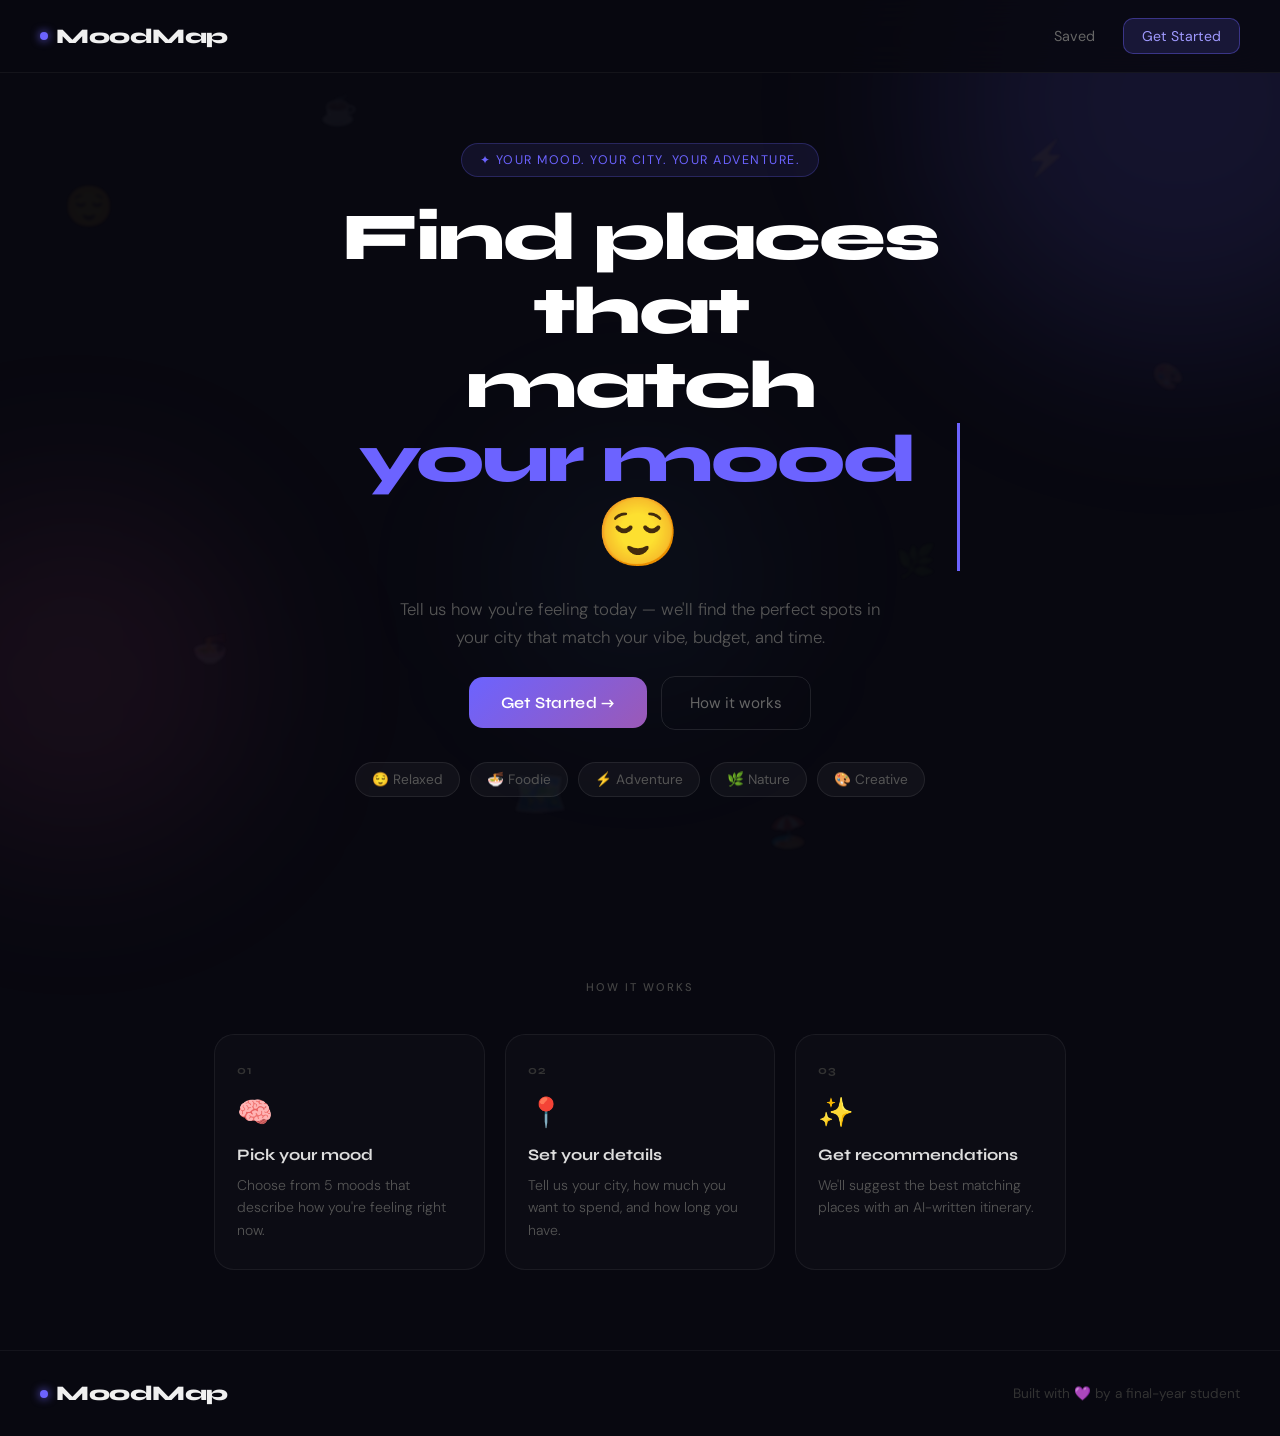
<file: frontend/index.html>
<!DOCTYPE html>
<html lang="en">
<head>
  <meta charset="UTF-8" />
  <meta name="viewport" content="width=device-width, initial-scale=1.0"/>
  <title>MoodMap</title>
  <link rel="stylesheet" href="/frontend/style.css" />
</head>
<body>

  <!-- Background Orbs -->
  <div class="bg-orb orb1"></div>
  <div class="bg-orb orb2"></div>
  <div class="bg-orb orb3"></div>

  <!-- Floating Emojis -->
  <div class="floating-emojis">
    <span class="floater f1">😌</span>
    <span class="floater f2">🍜</span>
    <span class="floater f3">⚡</span>
    <span class="floater f4">🌿</span>
    <span class="floater f5">🎨</span>
    <span class="floater f6">🗺️</span>
    <span class="floater f7">☕</span>
    <span class="floater f8">🏖️</span>
  </div>

  <!-- Navbar -->
  <nav class="navbar">
    <div class="nav-logo"><span class="logo-dot"></span>MoodMap</div>
    <div class="nav-links">
      <a href="/frontend/saved.html">Saved</a>
      <a href="/frontend/mood.html" class="nav-cta">Get Started</a>
    </div>
  </nav>

  <!-- Hero -->
  <main class="hero">
    <div class="hero-content">

      <div class="hero-badge">✦ Your mood. Your city. Your adventure.</div>

      <h1 class="hero-title">
        Find places that<br/>
        match <span class="typewriter" id="typewriter"></span>
      </h1>

      <p class="hero-sub">
        Tell us how you're feeling today — we'll find the perfect
        spots in your city that match your vibe, budget, and time.
      </p>

      <div class="hero-actions">
        <a href="mood.html" class="btn-primary">Get Started →</a>
        <a href="#how" class="btn-ghost">How it works</a>
      </div>

      <div class="hero-moods">
        <span class="mood-pill">😌 Relaxed</span>
        <span class="mood-pill">🍜 Foodie</span>
        <span class="mood-pill">⚡ Adventure</span>
        <span class="mood-pill">🌿 Nature</span>
        <span class="mood-pill">🎨 Creative</span>
      </div>

    </div>
  </main>

  <!-- How it works -->
  <section class="how-section" id="how">
    <p class="section-label">How it works</p>
    <div class="steps-grid">
      <div class="step-card">
        <div class="step-num">01</div>
        <div class="step-icon">🧠</div>
        <h3>Pick your mood</h3>
        <p>Choose from 5 moods that describe how you're feeling right now.</p>
      </div>
      <div class="step-card">
        <div class="step-num">02</div>
        <div class="step-icon">📍</div>
        <h3>Set your details</h3>
        <p>Tell us your city, how much you want to spend, and how long you have.</p>
      </div>
      <div class="step-card">
        <div class="step-num">03</div>
        <div class="step-icon">✨</div>
        <h3>Get recommendations</h3>
        <p>We'll suggest the best matching places with an AI-written itinerary.</p>
      </div>
    </div>
  </section>

  <!-- Footer -->
  <footer class="footer">
    <div class="nav-logo"><span class="logo-dot"></span>MoodMap</div>
    <p>Built with 💜 by a final-year student</p>
  </footer>

  <script src="/frontend/script.js"></script>
</body>
</html>
</file>
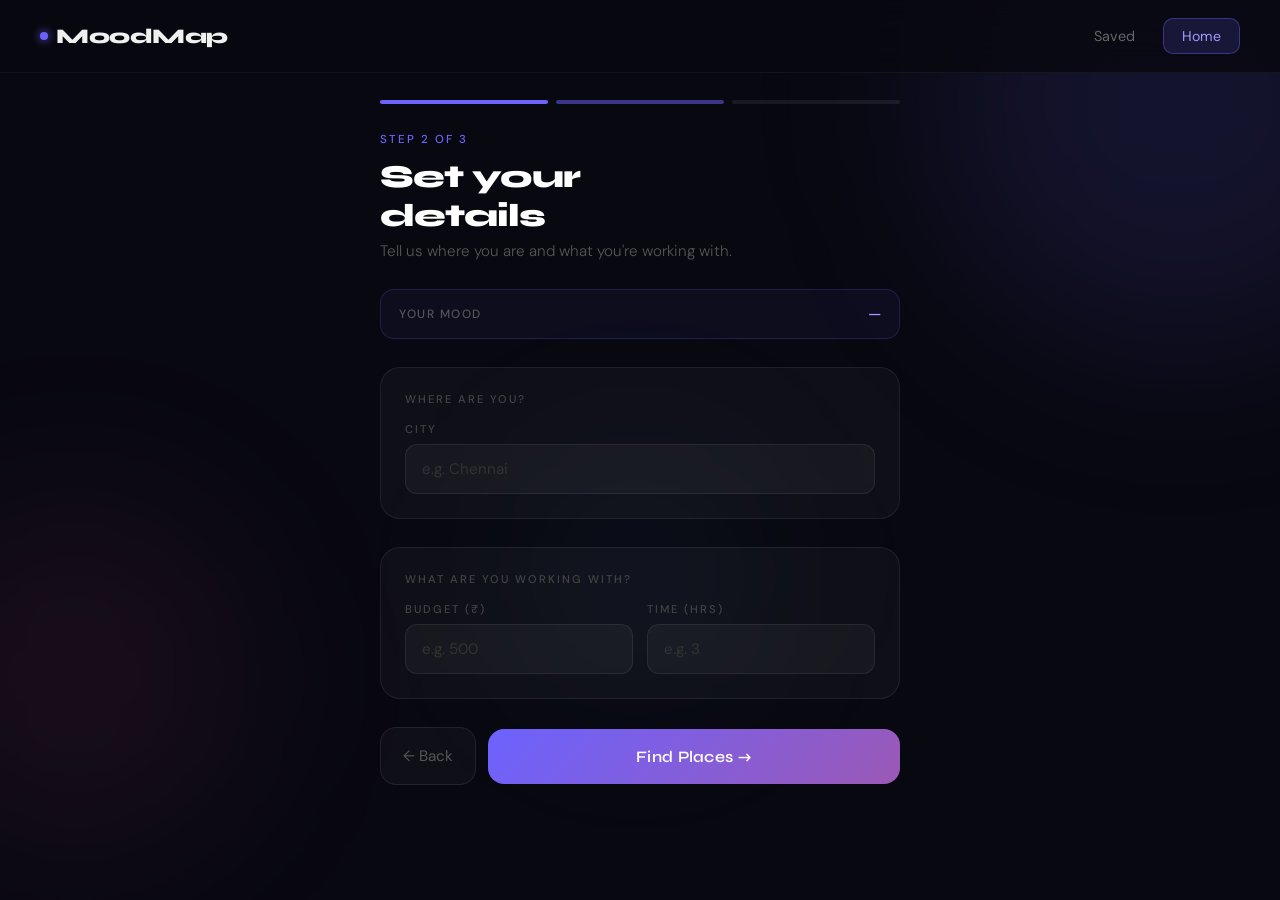
<file: frontend/inputs.html>
<!DOCTYPE html>
<html lang="en">
<head>
  <meta charset="UTF-8" />
  <meta name="viewport" content="width=device-width, initial-scale=1.0"/>
  <title>MoodMap — Your Details</title>
 <link rel="stylesheet" href="/frontend/style.css" />
</head>
<body>

  <!-- Background Orbs -->
  <div class="bg-orb orb1"></div>
  <div class="bg-orb orb2"></div>
  <div class="bg-orb orb3"></div>

  <!-- Navbar -->
  <nav class="navbar">
    <a href="index.html" class="nav-logo"><span class="logo-dot"></span>MoodMap</a>
    <div class="nav-links">
      <a href="saved.html">Saved</a>
      <a href="index.html" class="nav-cta">Home</a>
    </div>
  </nav>

  <!-- Page -->
  <div class="page-container">
    <div class="page-inner">

      <!-- Progress -->
      <div class="progress-bar">
        <div class="progress-step done"></div>
        <div class="progress-step active"></div>
        <div class="progress-step"></div>
      </div>

      <!-- Title -->
      <div>
        <p class="step-tag">Step 2 of 3</p>
        <h1 class="page-title">Set your<br/>details</h1>
        <p class="page-sub">Tell us where you are and what you're working with.</p>
      </div>

      <!-- Selected Mood Display -->
      <div class="mood-recap" id="moodRecap">
        <span class="mood-recap-label">Your mood</span>
        <span class="mood-recap-value" id="moodRecapValue">—</span>
      </div>

      <!-- Inputs -->
      <div class="card">
        <div class="card-label">Where are you?</div>
        <div class="input-wrap">
          <label>City</label>
          <input type="text" id="city" placeholder="e.g. Chennai" />
        </div>
      </div>

      <div class="card">
        <div class="card-label">What are you working with?</div>
        <div class="input-row">
          <div class="input-wrap">
            <label>Budget (₹)</label>
            <input type="number" id="budget" placeholder="e.g. 500" min="0" />
          </div>
          <div class="input-wrap">
            <label>Time (hrs)</label>
            <input type="number" id="time" placeholder="e.g. 3" min="1" max="12" />
          </div>
        </div>
      </div>

      <!-- Error -->
      <div class="error-card" id="errorCard"></div>

      <!-- Buttons -->
      <div class="btn-row">
        <a href="mood.html" class="btn-back">← Back</a>
        <button class="btn-next" id="nextBtn">Find Places →</button>
      </div>

    </div>
  </div>

  <script src="/frontend/script.js"></script>
  <script>
    // Show selected mood from previous page
    const mood = getSelection('mood');
    const moodEmojis = {
      relaxed: '😌 Relaxed',
      foodie: '🍜 Foodie',
      adventure: '⚡ Adventure',
      nature: '🌿 Nature',
      creative: '🎨 Creative'
    };
    if (mood) {
      document.getElementById('moodRecapValue').textContent = moodEmojis[mood] || mood;
    }

    // Pre-fill if user came back
    if (getSelection('city'))   document.getElementById('city').value   = getSelection('city');
    if (getSelection('budget')) document.getElementById('budget').value = getSelection('budget');
    if (getSelection('time'))   document.getElementById('time').value   = getSelection('time');

    // Next button
    document.getElementById('nextBtn').addEventListener('click', () => {
      const city   = document.getElementById('city').value.trim();
      const budget = document.getElementById('budget').value.trim();
      const time   = document.getElementById('time').value.trim();
      const err    = document.getElementById('errorCard');

      err.classList.remove('visible');

      if (!mood) {
        err.textContent = '⚠️ Mood not found — please go back and select one';
        err.classList.add('visible'); return;
      }
      if (!city) {
        err.textContent = '🏙️ Please enter your city';
        err.classList.add('visible'); return;
      }
      if (!budget) {
        err.textContent = '💰 Please enter your budget';
        err.classList.add('visible'); return;
      }
      if (!time) {
        err.textContent = '⏱️ Please enter your available time';
        err.classList.add('visible'); return;
      }

      saveSelection('city',   city);
      saveSelection('budget', budget);
      saveSelection('time',   time);

      window.location.href = 'results.html';
    });
  </script>

</body>
</html>
</file>
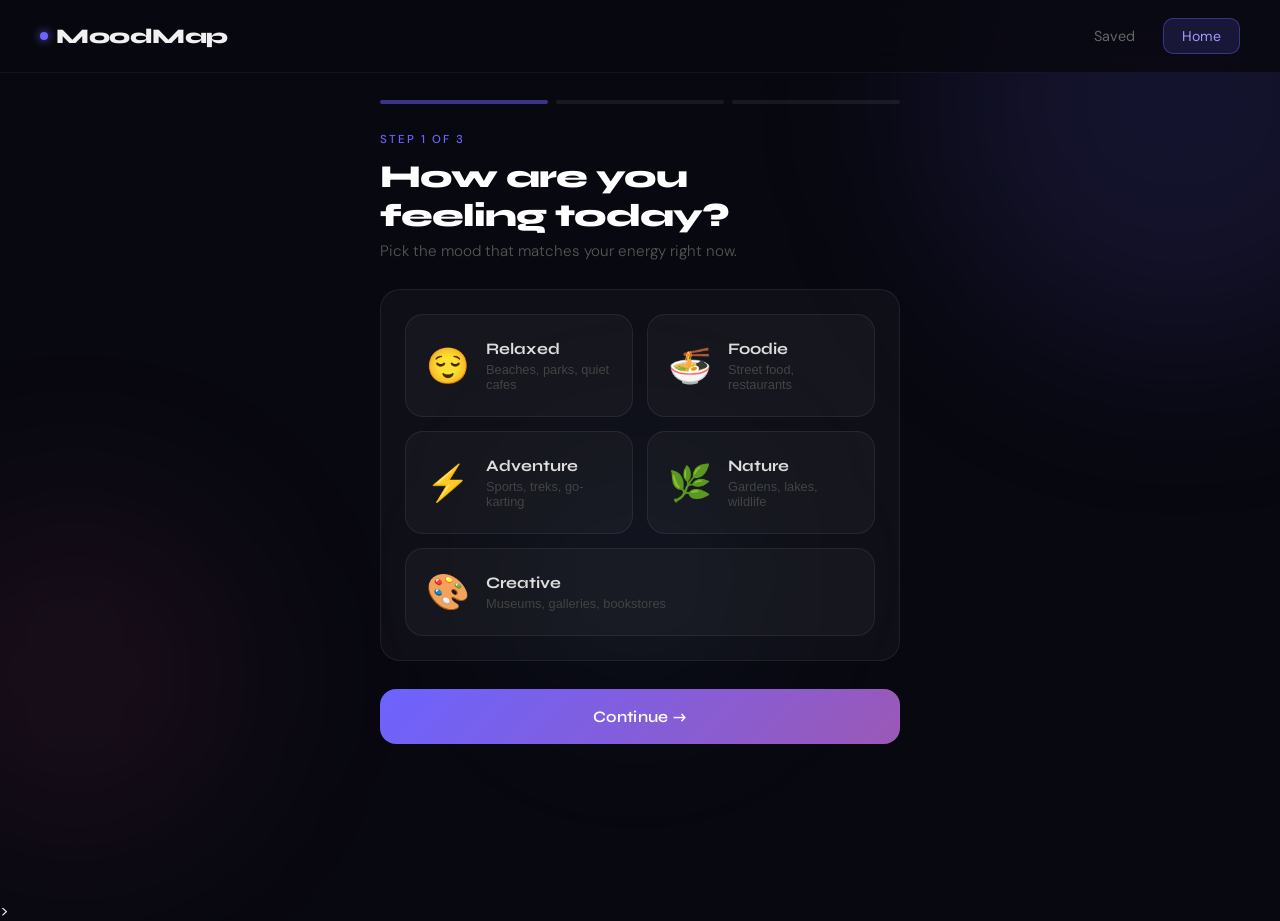
<file: frontend/mood.html>
<!DOCTYPE html>
<html lang="en">
<head>
  <meta charset="UTF-8" />
  <meta name="viewport" content="width=device-width, initial-scale=1.0"/>
  <title>MoodMap — Pick Your Mood</title>
  <link rel="stylesheet" href="/frontend/style.css" />
</head>
<body>

  <!-- Background Orbs -->
  <div class="bg-orb orb1"></div>
  <div class="bg-orb orb2"></div>
  <div class="bg-orb orb3"></div>

  <!-- Navbar -->
  <nav class="navbar">
    <a href="index.html" class="nav-logo"><span class="logo-dot"></span>MoodMap</a>
    <div class="nav-links">
      <a href="saved.html">Saved</a>
      <a href="index.html" class="nav-cta">Home</a>
    </div>
  </nav>

  <!-- Page -->
  <div class="page-container">
    <div class="page-inner">

      <!-- Progress -->
      <div class="progress-bar">
        <div class="progress-step active"></div>
        <div class="progress-step"></div>
        <div class="progress-step"></div>
      </div>

      <!-- Title -->
      <div>
        <p class="step-tag">Step 1 of 3</p>
        <h1 class="page-title">How are you<br/>feeling today?</h1>
        <p class="page-sub">Pick the mood that matches your energy right now.</p>
      </div>

      <!-- Mood Grid -->
      <div class="card">
        <div class="mood-grid">
          <button class="mood-btn" data-mood="relaxed">
            <span class="mood-emoji-big">😌</span>
            <div>
              <div class="mood-name">Relaxed</div>
              <div class="mood-desc">Beaches, parks, quiet cafes</div>
            </div>
          </button>
          <button class="mood-btn" data-mood="foodie">
            <span class="mood-emoji-big">🍜</span>
            <div>
              <div class="mood-name">Foodie</div>
              <div class="mood-desc">Street food, restaurants</div>
            </div>
          </button>
          <button class="mood-btn" data-mood="adventure">
            <span class="mood-emoji-big">⚡</span>
            <div>
              <div class="mood-name">Adventure</div>
              <div class="mood-desc">Sports, treks, go-karting</div>
            </div>
          </button>
          <button class="mood-btn" data-mood="nature">
            <span class="mood-emoji-big">🌿</span>
            <div>
              <div class="mood-name">Nature</div>
              <div class="mood-desc">Gardens, lakes, wildlife</div>
            </div>
          </button>
          <button class="mood-btn mood-btn-full" data-mood="creative">
            <span class="mood-emoji-big">🎨</span>
            <div>
              <div class="mood-name">Creative</div>
              <div class="mood-desc">Museums, galleries, bookstores</div>
            </div>
          </button>
        </div>
      </div>

      <!-- Error -->
      <div class="error-card" id="errorCard">
        👆 Please select a mood to continue
      </div>

      <!-- Next Button -->
      <button class="btn-next" id="nextBtn">Continue →</button>

    </div>
  </div>

  <script src="/frontend/script.js"></script>>
  <script>
    // Mood selection
    const moodBtns = document.querySelectorAll('.mood-btn');
    let selectedMood = null;

    moodBtns.forEach(btn => {
      btn.addEventListener('click', () => {
        moodBtns.forEach(b => b.classList.remove('active'));
        btn.classList.add('active');
        selectedMood = btn.dataset.mood;
        document.getElementById('errorCard').classList.remove('visible');
      });
    });

    // Next button
    document.getElementById('nextBtn').addEventListener('click', () => {
      if (!selectedMood) {
        document.getElementById('errorCard').classList.add('visible');
        return;
      }
      saveSelection('mood', selectedMood);
      window.location.href = 'inputs.html';
    });
  </script>

</body>
</html>
</file>
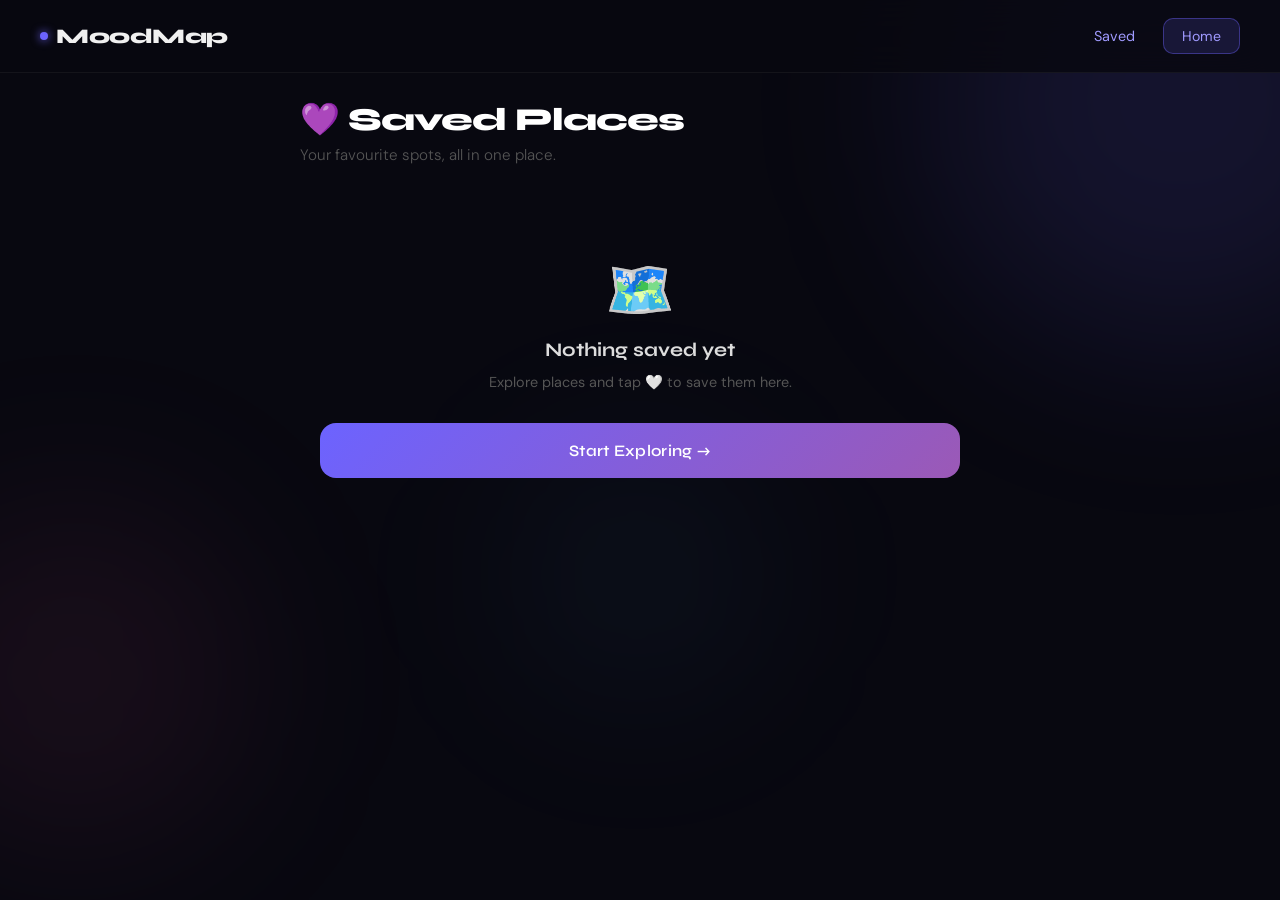
<file: frontend/saved.html>
<!DOCTYPE html>
<html lang="en">
<head>
  <meta charset="UTF-8" />
  <meta name="viewport" content="width=device-width, initial-scale=1.0"/>
  <title>MoodMap — Saved Places</title>
  <link rel="stylesheet" href="/frontend/style.css" />
</head>
<body>

  <!-- Background Orbs -->
  <div class="bg-orb orb1"></div>
  <div class="bg-orb orb2"></div>
  <div class="bg-orb orb3"></div>

  <!-- Navbar -->
  <nav class="navbar">
    <a href="/frontend/index.html" class="nav-logo"><span class="logo-dot"></span>MoodMap</a>
    <div class="nav-links">
      <a href="/frontend/saved.html" style="color:#a09aff">Saved</a>
      <a href="/frontend/index.html" class="nav-cta">Home</a>
    </div>
  </nav>

  <!-- Page -->
  <div class="page-container">
    <div class="page-inner saved-inner">

      <!-- Header -->
      <div>
        <h1 class="page-title">💜 Saved Places</h1>
        <p class="page-sub">Your favourite spots, all in one place.</p>
      </div>

      <!-- Empty State -->
      <div class="empty-state" id="emptyState" style="display:none;">
        <div class="empty-icon">🗺️</div>
        <h3>Nothing saved yet</h3>
        <p>Explore places and tap 🤍 to save them here.</p>
        <a href="/frontend/mood.html" class="btn-next" style="margin-top:20px; display:block; text-align:center;">
          Start Exploring →
        </a>
      </div>

      <!-- Saved Count -->
      <div class="saved-meta" id="savedMeta" style="display:none;">
        <span class="saved-count" id="savedCount">0 places saved</span>
        <button class="clear-btn" id="clearBtn">Clear All</button>
      </div>

      <!-- Saved Grid -->
      <div class="places-grid" id="savedGrid"></div>

    </div>
  </div>

  <script src="/frontend/script.js"></script>
  <script>
    
    
    const icons = {
      'Beach': '🏖️', 'Park': '🌳', 'Cafe': '☕',
      'Restaurant': '🍽️', 'Street Food': '🍜', 'Outdoor': '🚣',
      'Theme Park': '🎡', 'Sports': '🏎️', 'Garden': '🌸',
      'Lake': '💧', 'Museum': '🏛️', 'Bookstore': '📚',
      'Gallery': '🎨'
    };

    const moodEmojis = {
      relaxed: '😌', foodie: '🍜',
      adventure: '⚡', nature: '🌿', creative: '🎨'
    };

    // ===== RENDER SAVED =====
    function renderSaved() {
      const savedNames = JSON.parse(localStorage.getItem('savedPlaces') || '[]');
      const grid       = document.getElementById('savedGrid');
      const empty      = document.getElementById('emptyState');
      const meta       = document.getElementById('savedMeta');
      const count      = document.getElementById('savedCount');

      grid.innerHTML = '';

      if (savedNames.length === 0) {
        empty.style.display = 'flex';
        meta.style.display  = 'none';
        return;
      }

      empty.style.display = 'none';
      meta.style.display  = 'flex';
      count.textContent   = `${savedNames.length} place${savedNames.length > 1 ? 's' : ''} saved`;

      const savedPlaces = allPlaces.filter(p => savedNames.includes(p.name));

      savedPlaces.forEach((place, i) => {
        const card = document.createElement('div');
        card.className = 'place-card';
        card.style.animationDelay = `${i * 0.08}s`;
        card.innerHTML = `
          <div class="place-card-top">
            <div class="place-icon">${icons[place.type] || '📍'}</div>
            <div class="place-save saved" onclick="unsave(this, '${place.name}')">💜</div>
          </div>
          <div class="place-name">${place.name}</div>
          <div class="place-type">${place.type}</div>
          <div class="saved-mood-tag">
            ${moodEmojis[place.mood]} ${place.mood.charAt(0).toUpperCase() + place.mood.slice(1)}
          </div>
          <div class="place-tags">
            ${place.tags.map(t => `<span class="place-tag">${t}</span>`).join('')}
          </div>
          <div class="place-meta">
            <span class="place-cost">${place.cost === 0 ? 'Free' : '₹' + place.cost}</span>
            <span class="place-duration">⏱ ${place.duration} hr(s)</span>
            <span class="place-rating">⭐ ${place.rating}</span>
          </div>
        `;
        card.addEventListener('click', (e) => {
          if (e.target.classList.contains('place-save')) return;
          saveSelection('selectedPlace', JSON.stringify(place));
          window.location.href = 'place.html';
        });
        grid.appendChild(card);
      });
    }

    // ===== UNSAVE =====
    function unsave(btn, name) {
      const saved   = JSON.parse(localStorage.getItem('savedPlaces') || '[]');
      const updated = saved.filter(n => n !== name);
      localStorage.setItem('savedPlaces', JSON.stringify(updated));
      renderSaved();
    }

    // ===== CLEAR ALL =====
    document.getElementById('clearBtn').addEventListener('click', () => {
      if (confirm('Clear all saved places?')) {
        localStorage.removeItem('savedPlaces');
        renderSaved();
      }
    });

    renderSaved();
  </script>

</body>
</html>
</file>
<file: frontend/style.css>
@import url('https://fonts.googleapis.com/css2?family=Syne:wght@400;700;800&family=DM+Sans:wght@300;400;500&display=swap');

/* ===== BASE ===== */
*, *::before, *::after { margin: 0; padding: 0; box-sizing: border-box; }

body {
  background: #080810;
  font-family: 'DM Sans', sans-serif;
  color: #f0f0f0;
  min-height: 100vh;
  overflow-x: hidden;
}

a { text-decoration: none; color: inherit; }

/* ===== BACKGROUND ORBS ===== */
.bg-orb {
  position: fixed;
  border-radius: 50%;
  filter: blur(90px);
  pointer-events: none;
  z-index: 0;
}
.orb1 { width: 500px; height: 500px; background: rgba(108,99,255,0.12); top: -150px; right: -150px; }
.orb2 { width: 350px; height: 350px; background: rgba(255,100,150,0.07); bottom: 50px; left: -100px; }
.orb3 { width: 250px; height: 250px; background: rgba(99,200,255,0.05); top: 50%; left: 40%; }

/* ===== FLOATING EMOJIS ===== */
.floating-emojis { position: fixed; inset: 0; pointer-events: none; z-index: 0; }
.floater {
  position: absolute;
  font-size: 2rem;
  opacity: 0.04;
  animation: float linear infinite;
  filter: blur(1.5px);
}
.f1 { left: 5%;  top: 20%; animation-duration: 14s; animation-delay: 0s;   font-size: 2.5rem; }
.f2 { left: 15%; top: 70%; animation-duration: 18s; animation-delay: 2s;   font-size: 1.8rem; }
.f3 { left: 80%; top: 15%; animation-duration: 12s; animation-delay: 1s;   font-size: 2.2rem; }
.f4 { left: 70%; top: 60%; animation-duration: 20s; animation-delay: 3s;   font-size: 2rem;   }
.f5 { left: 90%; top: 40%; animation-duration: 16s; animation-delay: 0.5s; font-size: 1.6rem; }
.f6 { left: 40%; top: 85%; animation-duration: 22s; animation-delay: 4s;   font-size: 2.8rem; }
.f7 { left: 25%; top: 10%; animation-duration: 17s; animation-delay: 1.5s; font-size: 1.9rem; }
.f8 { left: 60%; top: 90%; animation-duration: 15s; animation-delay: 2.5s; font-size: 2rem;   }

@keyframes float {
  0%   { transform: translateY(0px);   }
  50%  { transform: translateY(-15px); }
  100% { transform: translateY(0px);   }
}

/* ===== NAVBAR ===== */
.navbar {
  position: fixed;
  top: 0; left: 0; right: 0;
  z-index: 100;
  display: flex;
  justify-content: space-between;
  align-items: center;
  padding: 18px 40px;
  background: rgba(8,8,16,0.8);
  backdrop-filter: blur(20px);
  border-bottom: 1px solid rgba(255,255,255,0.05);
}
.nav-logo {
  font-family: 'Syne', sans-serif;
  font-size: 1.3rem;
  font-weight: 800;
  letter-spacing: -0.5px;
  display: flex;
  align-items: center;
  gap: 8px;
}
.logo-dot {
  width: 8px; height: 8px;
  background: #6c63ff;
  border-radius: 50%;
  box-shadow: 0 0 10px #6c63ff;
  display: inline-block;
}
.nav-links {
  display: flex;
  align-items: center;
  gap: 28px;
}
.nav-links a {
  font-size: 0.9rem;
  color: #666;
  transition: color 0.2s;
}
.nav-links a:hover { color: #fff; }
.nav-cta {
  background: rgba(108,99,255,0.15) !important;
  border: 1px solid rgba(108,99,255,0.4) !important;
  color: #a09aff !important;
  padding: 8px 18px;
  border-radius: 10px;
  font-size: 0.88rem !important;
  transition: all 0.2s !important;
}
.nav-cta:hover {
  background: rgba(108,99,255,0.3) !important;
  color: #fff !important;
}

/* ===== HERO ===== */
.hero {
  min-height: 100vh;
  display: flex;
  align-items: center;
  justify-content: center;
  padding: 100px 24px 60px;
  position: relative;
  z-index: 1;
}
.hero-content {
  max-width: 640px;
  text-align: center;
  display: flex;
  flex-direction: column;
  align-items: center;
  gap: 24px;
}
.hero-badge {
  font-size: 0.78rem;
  letter-spacing: 1.5px;
  text-transform: uppercase;
  color: #6c63ff;
  background: rgba(108,99,255,0.1);
  border: 1px solid rgba(108,99,255,0.25);
  padding: 8px 18px;
  border-radius: 100px;
  display: inline-block;
}
.hero-title {
  font-family: 'Syne', sans-serif;
  font-size: clamp(2.8rem, 7vw, 4.2rem);
  font-weight: 800;
  line-height: 1.1;
  letter-spacing: -2px;
  color: #fff;
}
.typewriter {
  color: #6c63ff;
  border-right: 3px solid #6c63ff;
  padding-right: 4px;
  animation: blink 0.8s infinite;
  min-width: 10px;
  display: inline-block;
}
@keyframes blink {
  0%, 100% { border-color: #6c63ff; }
  50%       { border-color: transparent; }
}
.hero-sub {
  font-size: 1.05rem;
  color: #555;
  line-height: 1.7;
  max-width: 480px;
  font-weight: 300;
}
.hero-actions {
  display: flex;
  gap: 14px;
  align-items: center;
  flex-wrap: wrap;
  justify-content: center;
}
.btn-primary {
  background: linear-gradient(135deg, #6c63ff, #9b59b6);
  border: none;
  border-radius: 14px;
  padding: 16px 32px;
  color: #fff;
  font-size: 1rem;
  font-weight: 600;
  font-family: 'Syne', sans-serif;
  cursor: pointer;
  transition: all 0.2s;
  letter-spacing: 0.3px;
}
.btn-primary:hover { opacity: 0.88; transform: translateY(-1px); }
.btn-ghost {
  border: 1px solid rgba(255,255,255,0.1);
  border-radius: 14px;
  padding: 16px 28px;
  color: #666;
  font-size: 0.95rem;
  transition: all 0.2s;
}
.btn-ghost:hover { border-color: rgba(255,255,255,0.25); color: #ccc; }
.hero-moods {
  display: flex;
  gap: 10px;
  flex-wrap: wrap;
  justify-content: center;
  margin-top: 8px;
}
.mood-pill {
  background: rgba(255,255,255,0.04);
  border: 1px solid rgba(255,255,255,0.08);
  border-radius: 100px;
  padding: 8px 16px;
  font-size: 0.85rem;
  color: #555;
  transition: all 0.2s;
  cursor: default;
}
.mood-pill:hover { border-color: rgba(108,99,255,0.4); color: #a09aff; }

/* ===== HOW IT WORKS ===== */
.how-section {
  position: relative;
  z-index: 1;
  padding: 80px 24px;
  max-width: 900px;
  margin: 0 auto;
  text-align: center;
}
.section-label {
  font-size: 0.7rem;
  text-transform: uppercase;
  letter-spacing: 2px;
  color: #444;
  font-weight: 500;
  margin-bottom: 40px;
}
.steps-grid {
  display: grid;
  grid-template-columns: repeat(3, 1fr);
  gap: 20px;
}
.step-card {
  background: rgba(255,255,255,0.02);
  border: 1px solid rgba(255,255,255,0.06);
  border-radius: 20px;
  padding: 28px 22px;
  text-align: left;
  position: relative;
  transition: border-color 0.2s;
}
.step-card:hover { border-color: rgba(108,99,255,0.3); }
.step-num {
  font-family: 'Syne', sans-serif;
  font-size: 0.75rem;
  color: #333;
  font-weight: 700;
  letter-spacing: 1px;
  margin-bottom: 16px;
}
.step-icon { font-size: 1.8rem; margin-bottom: 14px; }
.step-card h3 {
  font-family: 'Syne', sans-serif;
  font-size: 1rem;
  font-weight: 700;
  color: #ddd;
  margin-bottom: 10px;
}
.step-card p { font-size: 0.875rem; color: #555; line-height: 1.6; font-weight: 300; }

/* ===== FOOTER ===== */
.footer {
  position: relative;
  z-index: 1;
  border-top: 1px solid rgba(255,255,255,0.05);
  padding: 30px 40px;
  display: flex;
  justify-content: space-between;
  align-items: center;
}
.footer p { font-size: 0.85rem; color: #333; }

/* ===== SHARED PAGE STYLES (for mood, inputs, results pages) ===== */
.page-container {
  min-height: 100vh;
  padding: 100px 24px 60px;
  position: relative;
  z-index: 1;
  display: flex;
  justify-content: center;
  align-items: flex-start;
}
.page-inner {
  width: 100%;
  max-width: 520px;
  display: flex;
  flex-direction: column;
  gap: 28px;
}
.page-title {
  font-family: 'Syne', sans-serif;
  font-size: 2rem;
  font-weight: 800;
  letter-spacing: -1px;
  color: #fff;
}
.page-sub { font-size: 0.95rem; color: #555; font-weight: 300; margin-top: 6px; }
.card {
  background: rgba(255,255,255,0.03);
  border: 1px solid rgba(255,255,255,0.07);
  border-radius: 20px;
  padding: 24px;
}
.card-label {
  font-size: 0.7rem;
  text-transform: uppercase;
  letter-spacing: 2px;
  color: #444;
  font-weight: 500;
  margin-bottom: 16px;
}
.input-wrap { display: flex; flex-direction: column; gap: 8px; }
.input-wrap label { font-size: 0.7rem; text-transform: uppercase; letter-spacing: 2px; color: #444; font-weight: 500; }
.input-wrap input {
  background: rgba(255,255,255,0.04);
  border: 1px solid rgba(255,255,255,0.07);
  border-radius: 12px;
  padding: 14px 16px;
  color: #f0f0f0;
  font-size: 0.95rem;
  outline: none;
  transition: all 0.2s;
  font-family: 'DM Sans', sans-serif;
  width: 100%;
}
.input-wrap input:focus { border-color: rgba(108,99,255,0.6); background: rgba(108,99,255,0.05); }
.input-wrap input::placeholder { color: #333; }
.input-row { display: grid; grid-template-columns: 1fr 1fr; gap: 14px; }
.error-card {
  background: rgba(255,80,80,0.06);
  border: 1px solid rgba(255,80,80,0.2);
  border-radius: 14px;
  padding: 14px 18px;
  color: #ff6b6b;
  font-size: 0.9rem;
  display: none;
}
.error-card.visible { display: block; animation: fadeUp 0.3s ease; }

/* ===== MOOD PAGE ===== */
.mood-grid {
  display: grid;
  grid-template-columns: repeat(2, 1fr);
  gap: 14px;
}
.mood-btn {
  background: rgba(255,255,255,0.03);
  border: 1px solid rgba(255,255,255,0.07);
  border-radius: 18px;
  padding: 24px 20px;
  cursor: pointer;
  transition: all 0.2s ease;
  display: flex;
  align-items: center;
  gap: 16px;
  text-align: left;
}
.mood-btn:hover { border-color: rgba(108,99,255,0.4); background: rgba(108,99,255,0.06); transform: translateY(-2px); }
.mood-btn.active { border-color: #6c63ff; background: rgba(108,99,255,0.12); transform: translateY(-2px); }
.mood-btn.active .mood-name { color: #a09aff; }
.mood-btn.active .mood-desc { color: #6655cc; }
.mood-emoji-big { font-size: 2.2rem; line-height: 1; }
.mood-name { font-family: 'Syne', sans-serif; font-size: 1rem; font-weight: 700; color: #ddd; margin-bottom: 4px; transition: color 0.2s; }
.mood-desc { font-size: 0.8rem; color: #444; font-weight: 300; transition: color 0.2s; }
.mood-btn-full { grid-column: span 2; }

/* ===== BUTTONS ===== */
.btn-next {
  background: linear-gradient(135deg, #6c63ff, #9b59b6);
  border: none;
  border-radius: 16px;
  padding: 18px;
  color: #fff;
  font-size: 1rem;
  font-weight: 600;
  cursor: pointer;
  font-family: 'Syne', sans-serif;
  letter-spacing: 0.3px;
  transition: all 0.2s;
  width: 100%;
}
.btn-next:hover { opacity: 0.88; }
.btn-next:active { transform: scale(0.98); }

/* ===== PROGRESS BAR ===== */
.progress-bar {
  display: flex;
  gap: 8px;
  align-items: center;
}
.progress-step {
  height: 4px;
  border-radius: 10px;
  flex: 1;
  background: rgba(255,255,255,0.07);
  transition: background 0.3s;
}
.progress-step.done { background: #6c63ff; }
.progress-step.active { background: rgba(108,99,255,0.5); }

/* ===== ANIMATIONS ===== */
@keyframes fadeUp {
  from { opacity: 0; transform: translateY(10px); }
  to   { opacity: 1; transform: translateY(0); }
}
.page-inner { animation: fadeUp 0.5s ease; }
/* ===== STEP TAG ===== */
.step-tag {
  font-size: 0.72rem;
  text-transform: uppercase;
  letter-spacing: 2px;
  color: #6c63ff;
  font-weight: 500;
  margin-bottom: 10px;
}
/* ===== MOOD RECAP ===== */
.mood-recap {
  display: flex;
  justify-content: space-between;
  align-items: center;
  background: rgba(108,99,255,0.06);
  border: 1px solid rgba(108,99,255,0.2);
  border-radius: 14px;
  padding: 14px 18px;
}
.mood-recap-label {
  font-size: 0.75rem;
  text-transform: uppercase;
  letter-spacing: 1.5px;
  color: #555;
  font-weight: 500;
}
.mood-recap-value {
  font-size: 0.95rem;
  color: #a09aff;
  font-weight: 500;
}

/* ===== BUTTON ROW ===== */
.btn-row {
  display: grid;
  grid-template-columns: auto 1fr;
  gap: 12px;
  align-items: center;
}
.btn-back {
  background: rgba(255,255,255,0.03);
  border: 1px solid rgba(255,255,255,0.08);
  border-radius: 16px;
  padding: 18px 22px;
  color: #555;
  font-size: 0.95rem;
  cursor: pointer;
  transition: all 0.2s;
  white-space: nowrap;
}
.btn-back:hover { border-color: rgba(255,255,255,0.2); color: #ccc; }
/* ===== RESULTS PAGE ===== */
.results-inner { max-width: 680px !important; }

.results-header {
  display: flex;
  justify-content: space-between;
  align-items: flex-start;
  gap: 16px;
}

/* ===== SUMMARY PILLS ===== */
.summary-pills {
  display: flex;
  flex-wrap: wrap;
  gap: 10px;
}
.summary-pill {
  background: rgba(255,255,255,0.04);
  border: 1px solid rgba(255,255,255,0.08);
  border-radius: 100px;
  padding: 8px 16px;
  font-size: 0.85rem;
  color: #888;
}

/* ===== ITINERARY BOX ===== */
.itinerary-box {
  background: rgba(108,99,255,0.06);
  border: 1px solid rgba(108,99,255,0.2);
  border-radius: 18px;
  padding: 20px 22px;
}
.itinerary-tag {
  font-size: 0.7rem;
  text-transform: uppercase;
  letter-spacing: 2px;
  color: #6c63ff;
  font-weight: 500;
  margin-bottom: 10px;
}
.itinerary-text {
  font-size: 0.92rem;
  color: #555;
  line-height: 1.7;
  font-weight: 300;
}

/* ===== PLACES GRID ===== */
.places-grid {
  display: grid;
  grid-template-columns: repeat(2, 1fr);
  gap: 16px;
}

/* ===== PLACE CARD ===== */
.place-card {
  background: rgba(255,255,255,0.03);
  border: 1px solid rgba(255,255,255,0.07);
  border-radius: 20px;
  padding: 20px;
  cursor: pointer;
  transition: all 0.2s ease;
  display: flex;
  flex-direction: column;
  gap: 10px;
  animation: fadeUp 0.4s ease both;
}
.place-card:hover {
  border-color: rgba(108,99,255,0.4);
  background: rgba(108,99,255,0.05);
  transform: translateY(-3px);
}
.place-card-top {
  display: flex;
  justify-content: space-between;
  align-items: center;
}
.place-icon { font-size: 2rem; line-height: 1; }
.place-save {
  font-size: 1.2rem;
  cursor: pointer;
  transition: transform 0.2s;
  padding: 4px;
}
.place-save:hover { transform: scale(1.2); }
.place-name {
  font-family: 'Syne', sans-serif;
  font-size: 1rem;
  font-weight: 700;
  color: #ddd;
  line-height: 1.3;
}
.place-type {
  font-size: 0.75rem;
  text-transform: uppercase;
  letter-spacing: 1.5px;
  color: #444;
  font-weight: 500;
}
.place-tags {
  display: flex;
  flex-wrap: wrap;
  gap: 6px;
}
.place-tag {
  background: rgba(255,255,255,0.04);
  border: 1px solid rgba(255,255,255,0.07);
  border-radius: 100px;
  padding: 4px 10px;
  font-size: 0.72rem;
  color: #555;
}
.place-meta {
  display: flex;
  justify-content: space-between;
  align-items: center;
  margin-top: 4px;
  padding-top: 12px;
  border-top: 1px solid rgba(255,255,255,0.05);
}
.place-cost { font-size: 0.88rem; color: #6c63ff; font-weight: 600; }
.place-duration { font-size: 0.82rem; color: #555; }
.place-rating { font-size: 0.82rem; color: #888; }

/* ===== LOADING STATE ===== */
.loading-state {
  grid-column: span 2;
  display: flex;
  flex-direction: column;
  align-items: center;
  gap: 16px;
  padding: 60px 20px;
  color: #444;
  font-size: 0.9rem;
}
.loading-spinner {
  width: 36px;
  height: 36px;
  border: 3px solid rgba(108,99,255,0.2);
  border-top-color: #6c63ff;
  border-radius: 50%;
  animation: spin 0.8s linear infinite;
}
@keyframes spin {
  to { transform: rotate(360deg); }
}

/* ===== NO RESULTS ===== */
.no-results {
  text-align: center;
  padding: 60px 20px;
  display: flex;
  flex-direction: column;
  align-items: center;
  gap: 12px;
}
.no-results-icon { font-size: 3rem; }
.no-results h3 {
  font-family: 'Syne', sans-serif;
  font-size: 1.2rem;
  color: #ddd;
}
.no-results p { font-size: 0.9rem; color: #555; }
/* ===== PLACE DETAIL PAGE ===== */
.detail-inner { max-width: 580px !important; }

.detail-hero {
  background: rgba(255,255,255,0.03);
  border: 1px solid rgba(255,255,255,0.07);
  border-radius: 24px;
  padding: 28px;
  display: flex;
  align-items: center;
  gap: 20px;
  flex-wrap: wrap;
}
.detail-icon { font-size: 3.5rem; line-height: 1; }
.detail-hero-text { flex: 1; display: flex; flex-direction: column; gap: 6px; }
.detail-name {
  font-family: 'Syne', sans-serif;
  font-size: 1.6rem;
  font-weight: 800;
  color: #fff;
  letter-spacing: -0.5px;
  line-height: 1.2;
}
.detail-rating { font-size: 0.9rem; color: #888; }
.detail-save {
  background: rgba(108,99,255,0.1);
  border: 1px solid rgba(108,99,255,0.3);
  border-radius: 12px;
  padding: 10px 18px;
  color: #a09aff;
  font-size: 0.9rem;
  cursor: pointer;
  transition: all 0.2s;
  white-space: nowrap;
  font-family: 'DM Sans', sans-serif;
}
.detail-save:hover { background: rgba(108,99,255,0.2); }
.detail-save.saved {
  background: rgba(108,99,255,0.2);
  border-color: #6c63ff;
  color: #fff;
}

/* ===== STATS ROW ===== */
.stats-row {
  display: grid;
  grid-template-columns: repeat(3, 1fr);
  gap: 14px;
}
.stat-card {
  background: rgba(255,255,255,0.03);
  border: 1px solid rgba(255,255,255,0.07);
  border-radius: 18px;
  padding: 20px 16px;
  display: flex;
  flex-direction: column;
  align-items: center;
  gap: 8px;
  text-align: center;
  transition: border-color 0.2s;
}
.stat-card:hover { border-color: rgba(108,99,255,0.3); }
.stat-icon { font-size: 1.5rem; }
.stat-label {
  font-size: 0.7rem;
  text-transform: uppercase;
  letter-spacing: 1.5px;
  color: #444;
  font-weight: 500;
}
.stat-value {
  font-family: 'Syne', sans-serif;
  font-size: 1rem;
  font-weight: 700;
  color: #ddd;
}

/* ===== MAP PLACEHOLDER ===== */
.map-placeholder {
  background: rgba(255,255,255,0.02);
  border: 1px dashed rgba(255,255,255,0.08);
  border-radius: 20px;
  height: 180px;
  display: flex;
  flex-direction: column;
  align-items: center;
  justify-content: center;
  gap: 12px;
  color: #333;
  font-size: 0.88rem;
}
.map-pin { font-size: 2.5rem; opacity: 0.4; }
/* ===== SAVED PAGE ===== */
.saved-inner { max-width: 680px !important; }

.empty-state {
  display: flex;
  flex-direction: column;
  align-items: center;
  text-align: center;
  padding: 60px 20px;
  gap: 12px;
}
.empty-icon { font-size: 3.5rem; }
.empty-state h3 {
  font-family: 'Syne', sans-serif;
  font-size: 1.2rem;
  color: #ddd;
}
.empty-state p { font-size: 0.9rem; color: #555; }

.saved-meta {
  display: flex;
  justify-content: space-between;
  align-items: center;
}
.saved-count {
  font-size: 0.8rem;
  text-transform: uppercase;
  letter-spacing: 1.5px;
  color: #444;
  font-weight: 500;
}
.clear-btn {
  background: rgba(255,80,80,0.06);
  border: 1px solid rgba(255,80,80,0.2);
  border-radius: 10px;
  padding: 8px 16px;
  color: #ff6b6b;
  font-size: 0.82rem;
  cursor: pointer;
  font-family: 'DM Sans', sans-serif;
  transition: all 0.2s;
}
.clear-btn:hover { background: rgba(255,80,80,0.12); }

.saved-mood-tag {
  font-size: 0.78rem;
  color: #6c63ff;
  font-weight: 500;
}
/* ===== AI LOADING ===== */
.ai-loading {
  display: flex;
  align-items: center;
  gap: 12px;
  color: #555;
  font-size: 0.88rem;
}
/* ===== SEARCH BAR ===== */
.search-wrap {
  display: flex;
  align-items: center;
  gap: 10px;
  background: rgba(255,255,255,0.03);
  border: 1px solid rgba(255,255,255,0.08);
  border-radius: 14px;
  padding: 12px 16px;
  transition: border-color 0.2s;
}
.search-wrap:focus-within {
  border-color: rgba(108,99,255,0.5);
  background: rgba(108,99,255,0.04);
}
.search-icon { font-size: 1rem; }
.search-wrap input {
  background: transparent;
  border: none;
  outline: none;
  color: #f0f0f0;
  font-size: 0.95rem;
  font-family: 'DM Sans', sans-serif;
  flex: 1;
  width: 100%;
}
.search-wrap input::placeholder { color: #333; }
.search-clear {
  background: none;
  border: none;
  color: #555;
  font-size: 0.9rem;
  cursor: pointer;
  padding: 2px 6px;
  border-radius: 6px;
  transition: all 0.2s;
}
.search-clear:hover { color: #fff; background: rgba(255,255,255,0.08); }

/* ===== SEARCH EMPTY STATE ===== */
.search-empty {
  text-align: center;
  padding: 30px 20px;
  color: #555;
  font-size: 0.95rem;
  line-height: 1.8;
}
.search-empty-sub {
  font-size: 0.82rem;
  color: #383838;
  margin-top: 4px;
}
</file>
